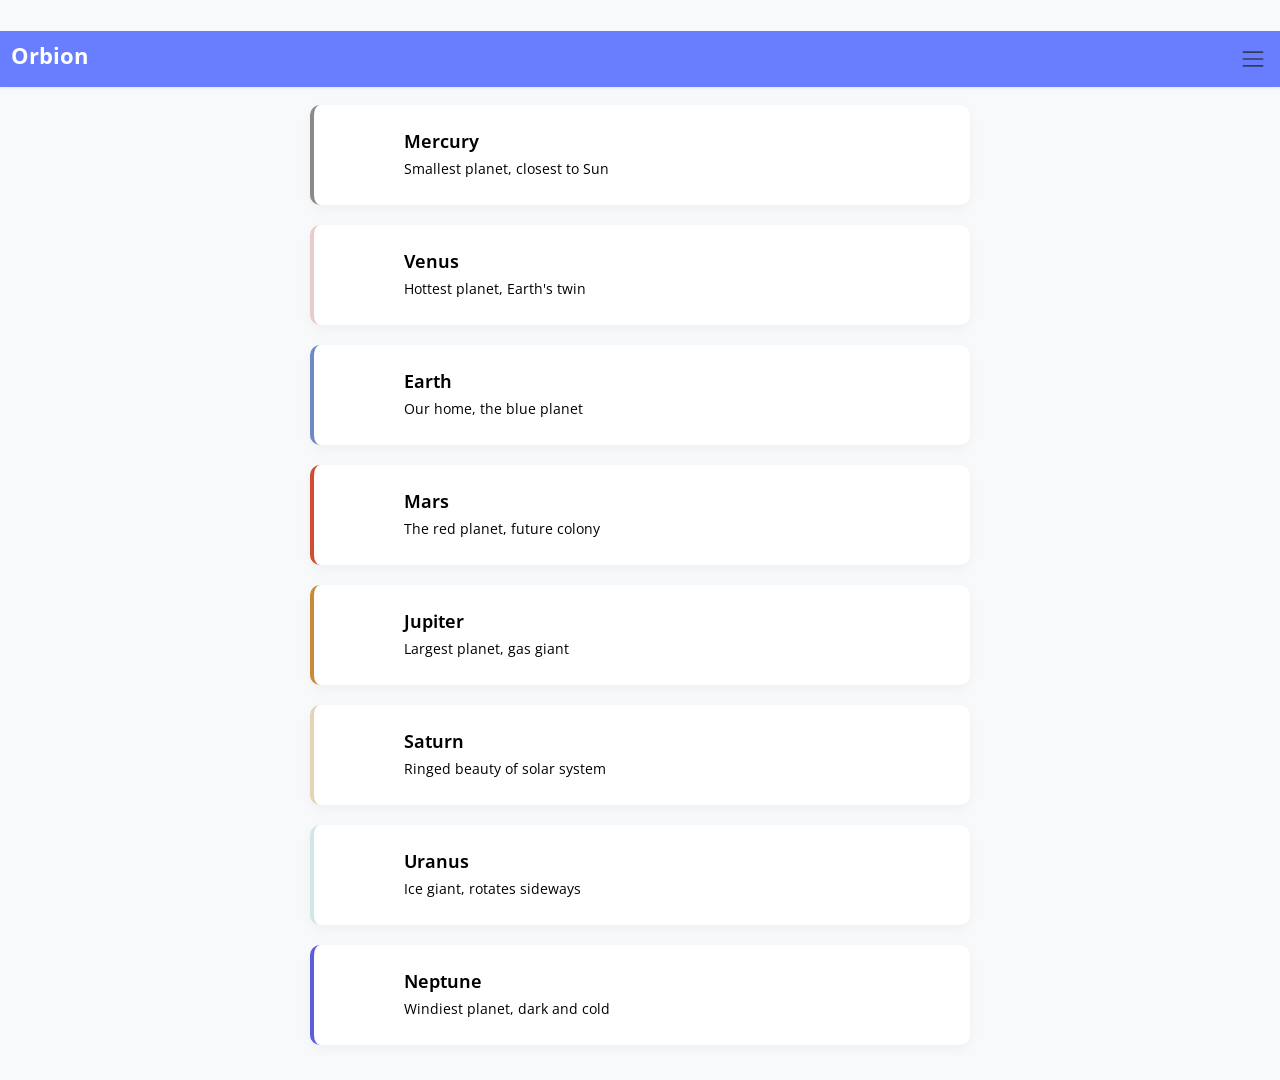
<file: index.html>
<!DOCTYPE html>
<html lang="en">
<head>
    <meta charset="UTF-8">
    <meta name="viewport" content="width=device-width,initial-scale=1,maximum-scale=1,user-scalable=no,shrink-to-fit=no,viewport-fit=cover">

    <title> Obrion - Explore the Solar System </title>
    <meta name="description" content="Obrion is an interactive app to explore the solar system. Learn about all the planets with beautiful visuals and scientific facts.">
    
    <meta name="mobile-web-app-capable" content="yes">
    <meta name="mobile-web-app-title" content="Obrion - Explore the Solar System">
    <meta name="apple-mobile-web-app-capable" content="yes">
    <meta name="apple-mobile-web-app-title" content="Obrion - Explore the Solar System">
    <meta name="application-name" content="Obrion - Explore the Solar System">
    <meta name="msapplication-TileColor" content="#7e57c2">
    <meta name="theme-color" content="#7e57c2">
    <meta name="color-scheme" content="light">
    <meta name="google" content="notranslate">
    
    <!--Font Family-->
    <link href="https://fonts.googleapis.com/css2?family=Open+Sans:ital,wght@0,300..800;1,300..800&display=swap" rel="stylesheet">
    <!-- Bootstrap -->
    <link href="https://cdn.jsdelivr.net/npm/bootstrap@5.3.0/dist/css/bootstrap.min.css" rel="stylesheet">
    <!-- Bootstrap -->
    <link rel="stylesheet" href="https://cdn.jsdelivr.net/npm/bootstrap-icons@1.10.0/font/bootstrap-icons.css">
    
    <style>
        :root {
            --background: #f8f9fa;
            --text-color: #000000;
            --text-secondary: ;
            --accent : #687EFF;
            --bg-card: #ffffff;

            --off-canvas: #f8f9fa;

            --card-radius: 10px;
            --max-width: 660px;
            --shadow: 0 4px 12px rgba(0, 0, 0, 0.04);

            --list-item-bg: #e2e8f0;
            --list-item-hover-bg: #cbd5e1;
            --social-icon-bg: #ffffff;

            --toggle-icon-filter: invert(0) ;
            --close-btn-filter: invert(0);

            --hover: #AFDDFF;

            --mercury: #8A8A8A;
            --venus: #E6CDCB;
            --earth: #6D8BC2;
            --mars: #D14C32;
            --jupiter: #C88B3A;
            --saturn: #E3D4B5;
            --uranus: #D1E7E7;
            --neptune: #5B5DDF;
        }

    @media (prefers-color-scheme: dark) {
            :root {
                
                --background: #3E3F5B;
                --bg-card: #6a6b9c;
                --text-color: #ffffff;
                --text-secondary: #F1EFEC ;
                --accent: #6a6b9c ;

                --off-canvas: #3E3F5B;
        
                --shadow: 0 4px 12px rgba(0, 0, 0, 0.1);

                --list-item-bg: #6c6d9e;
                --list-item-hover-bg: #4a5568;
                --social-icon-bg: #475569;

                --toggle-icon-filter: invert(1);
                --close-btn-filter: invert(1);    

                 --hover: #372f50;
            }
        }

    /***************************************************/
        html {
            scroll-behavior: smooth;
            font-size: 14px;
        }
        * {
            margin: 0;
            padding: 0;
            box-sizing: border-box;
            user-select: none;
            scrollbar-width: none; /* Firefox */
           -ms-overflow-style: none; /* Internet Explorer and Edge */
        } 
        body {
            font-family: "Open Sans", system-ui;
            background: var(--background);
            color: var(--text-color);
            margin: 0;
            padding: 0;
            margin: 0 auto;
        }
       *::-webkit-scrollbar {
           display: none; /* Chrome, Safari, and Opera */
         } 

/********************************************************/
        .navbar {
            background-color: var(--accent);
            color: #ffffff;
        }
        .offcanvas {
            background-color: var(--off-canvas);
        }

        .nav-link {
            color: var(--text-color);
        }

        .navbar-toggler-icon {
            -webkit-filter: var(--toggle-icon-filter);
                    filter: var(--toggle-icon-filter);
            border: none;
        }
        .navbar-toggler {
            border: none;
            padding: 0.2rem;
        }

         .navbar-brand {
            color: #ffffff;
             font-size:22px;
        } 

      /*  .navbar-brand, */ .offcanvas-title {
            color: var(--text-color);
        } 
        
        .btn-close {
            -webkit-filter: var(--close-btn-filter);
                    filter: var(--close-btn-filter);
        }

        .list-group-item {
            border: none;
            padding: 15px;
            font-size: 1rem;
            background: var(--list-item-bg);
            margin-bottom: 10px;
            border-radius: 10px;
            -webkit-transition: background 0.3s ease;
            -o-transition: background 0.3s ease;
            transition: background 0.3s ease;
        }

        .list-group-item a {
            text-decoration: none;
            color: var(--text-color);
            display: -webkit-box;
            display: -ms-flexbox;
            display: flex;
            -webkit-box-pack: justify;
                -ms-flex-pack: justify;
                    justify-content: space-between;
            -webkit-box-align: center;
                -ms-flex-align: center;
                    align-items: center;
        }

         

    /*********************************************************/
    
       .social-icons {
            display: -webkit-box;
            display: -ms-flexbox;
            display: flex;
            -webkit-box-pack: center;
                -ms-flex-pack: center;
                    justify-content: center;
            margin-top: 20px;
            gap: 10px;
        }

        .social-icons a {
            text-decoration: none;
            font-size: 1.2rem;
            color: white;
            width: 35px;
            height: 35px;
            display: -webkit-box;
            display: -ms-flexbox;
            display: flex;
            -webkit-box-pack: center;
                -ms-flex-pack: center;
                    justify-content: center;
            -webkit-box-align: center;
                -ms-flex-align: center;
                    align-items: center;
            border-radius: 50%;
            -webkit-box-shadow: 0 4px 8px rgba(0, 0, 0, 0.1);
                    box-shadow: 0 4px 8px rgba(0, 0, 0, 0.1);
        }

        .follow { color : var(--text-color); }

        .telegram { background: #0088cc; }
        .whatsapp { background: #25d366; }
        .instagram { background: -o-linear-gradient(45deg, #fd5949, #d6249f, #285AEB); 
                     background: linear-gradient(45deg, #fd5949, #d6249f, #285AEB);    }  
/************************************************************/
        .planet-card {
            background: var(--bg-card);
            border-radius: 10px;
            margin: 20px auto;
            overflow: hidden;
            border-left: 4px solid;
            max-width: 660px;
            box-shadow: var(--shadow);
        }

        .planet-link {
            display: flex;
            align-items: center;
            padding: 20px 15px;
            text-decoration: none;
            color: var(--text-color);
        }

        .planet-img {
            width: 60px;
            height: 60px;
            border-radius: 50%;
            margin-right: 15px;
            object-fit: cover;
        }

        .planet-info {
            flex: 1;
        }

        .planet-name {
            font-size: 18px;
            font-weight:650;
            margin: 0;
            color: var(--text-color);
        }

        .planet-desc {
            font-size: 14px;
            margin: 5px 0 0;
            color: var(--text-secondary);
        }

        .planet-arrow {
            color: var(--text-secondary);
            font-size: 18px;
        }

        /* Planet specific colors */
        .mercury { border-color: var(--mercury); }
        .venus { border-color: var(--venus); }
        .earth { border-color: var(--earth); }
        .mars { border-color: var(--mars); }
        .jupiter { border-color: var(--jupiter); }
        .saturn { border-color: var(--saturn); }
        .uranus { border-color: var(--uranus); }
        .neptune { border-color: var(--neptune); }

        .container {
            padding: 15px;
        }

        .menu-btn {
            background: none;
            border: none;
            color: white;
            font-size: 24px;
        }
    /******************************************************/
       .modal-content {
      background: linear-gradient(135deg, #fdfbfb, #ebedee);
      border-radius: 15px;
      box-shadow: 0 10px 25px rgba(0, 0, 0, 0.2);
    }
    .modal-header {
      border-bottom: none;
      background-color: var(--accent) ;
      color: white;
      border-top-left-radius: 15px;
      border-top-right-radius: 15px;
    }
    .modal-body img {
      max-width: 100%;
      height: auto;
      border-radius: 10px;
      margin-bottom: 15px;
      aspect-ratio: 16 / 9;
    }
    .modal-footer {
      border-top: none;
    }
        
    </style>
</head>
<body oncontxtmenu="return false;">

    <!--------------------------------------------------------------------------------------
     ---------------------------------This Is Header Section--------------------------------
     --------------------------------------------------------------------------------------->
    <nav class="navbar navbar-light sticky-top shadow-sm">
        <div class="container-fluid">
            <h2 class="navbar-brand fw-bold" onclick="location.reload(); return false;"> Orbion </h2>
            <button class="navbar-toggler d-block" type="button" data-bs-toggle="offcanvas" data-bs-target="#offcanvasNavbar">
                <span class="navbar-toggler-icon" style="color: var(--icon-color);"></span>
            </button>
            <div class="offcanvas offcanvas-end" id="offcanvasNavbar">
                <div class="offcanvas-header">
                    <h5 class="offcanvas-title"> Orbion </h5>
                    <button type="button" class="btn-close" data-bs-dismiss="offcanvas"></button>
                </div>
                <div class="offcanvas-body">
                    <ul class="list-group">
                      <li class="list-group-item">
                          <a href="privacy-policy.html"><span><i class="bi bi-shield-lock me-2"></i> Privacy Policy </span> <i class="bi bi-chevron-right"></i> </a>
                      </li>
                      <li class="list-group-item">
                          <a href="terms-conditions.html"><span><i class="bi bi-file-earmark-text me-2"></i> Terms of Service </span> <i class="bi bi-chevron-right"> </i></a>
                      </li>
                      <li class="list-group-item">
                          <a href="#"><span><i class="bi bi-question-circle me-2"></i> Help & Support </span> <i class="bi bi-chevron-right"></i> </a>
                     </li>
                      
                  </ul>

                    <!-- Follow Us Section -->
                    <div class="text-center mt-4">
                        <h6 class="follow"> Follow Us On </h6>
                        <div class="social-icons">
                            <a href="#" class="telegram"><i class="bi bi-telegram"></i></a>
                            <a href="#" class="whatsapp"><i class="bi bi-whatsapp"></i></a>
                            <a href="#" class="instagram"><i class="bi bi-instagram"></i></a>
                        </div>
                    </div>
                    
                </div>
            </div>
        </div>
     </nav>

    <!-----------------------------------------------------------------------
    --------------------------------- Main Content --------------------------
    -------------------------------------------------------------------------->
    <div class="container mt-3">
        <!-- Mercury -->
        <div class="planet-card mercury">
            <a href="mercury.html" class="planet-link">
                <img src="mercury.png" alt="Mercury" class="planet-img" loading="lazy" draggable="false">
                <div class="planet-info">
                    <h3 class="planet-name">Mercury</h3>
                    <p class="planet-desc">Smallest planet, closest to Sun</p>
                </div>
                <i class="bi bi-chevron-right planet-arrow"></i>
            </a>
        </div>

        <!-- Venus -->
        <div class="planet-card venus">
            <a href="venus.html" class="planet-link">
                <img src="venus.png" alt="Venus" class="planet-img" loading="lazy" draggable="false">
                <div class="planet-info">
                    <h3 class="planet-name">Venus</h3>
                    <p class="planet-desc">Hottest planet, Earth's twin</p>
                </div>
                <i class="bi bi-chevron-right planet-arrow"></i>
            </a>
        </div>

        <!-- Earth -->
        <div class="planet-card earth">
            <a href="earth.html" class="planet-link">
                <img src="earth.png" alt="Earth" class="planet-img" loading="lazy" draggable="false">
                <div class="planet-info">
                    <h3 class="planet-name">Earth</h3>
                    <p class="planet-desc">Our home, the blue planet</p>
                </div>
                <i class="bi bi-chevron-right planet-arrow"></i>
            </a>
        </div>

        <!-- Mars -->
        <div class="planet-card mars">
            <a href="mars.html" class="planet-link">
                <img src="mars.png" alt="Mars" class="planet-img" loading="lazy" draggable="false">
                <div class="planet-info">
                    <h3 class="planet-name">Mars</h3>
                    <p class="planet-desc">The red planet, future colony</p>
                </div>
                <i class="bi bi-chevron-right planet-arrow"></i>
            </a>
        </div>

        <!-- Jupiter -->
        <div class="planet-card jupiter">
            <a href="jupiter.html" class="planet-link">
                <img src="jupiter.png" alt="Jupiter" class="planet-img" loading="lazy" draggable="false">
                <div class="planet-info">
                    <h3 class="planet-name">Jupiter</h3>
                    <p class="planet-desc">Largest planet, gas giant</p>
                </div>
                <i class="bi bi-chevron-right planet-arrow"></i>
            </a>
        </div>

        <!-- Saturn -->
        <div class="planet-card saturn">
            <a href="saturn.html" class="planet-link">
                <img src="saturn.png" alt="Saturn" class="planet-img" loading="lazy" draggable="false">
                <div class="planet-info">
                    <h3 class="planet-name">Saturn</h3>
                    <p class="planet-desc">Ringed beauty of solar system</p>
                </div>
                <i class="bi bi-chevron-right planet-arrow"></i>
            </a>
        </div>

        <!-- Uranus -->
        <div class="planet-card uranus">
            <a href="uranus.html" class="planet-link">
                <img src="uranus.png" alt="Uranus" class="planet-img" loading="lazy" draggable="false">
                <div class="planet-info">
                    <h3 class="planet-name">Uranus</h3>
                    <p class="planet-desc">Ice giant, rotates sideways</p>
                </div>
                <i class="bi bi-chevron-right planet-arrow"></i>
            </a>
        </div>

        <!-- Neptune -->
        <div class="planet-card neptune">
            <a href="neptune.html" class="planet-link">
                <img src="neptune.png" alt="Neptune" class="planet-img" loading="lazy" draggable="false">
                <div class="planet-info">
                    <h3 class="planet-name">Neptune</h3>
                    <p class="planet-desc">Windiest planet, dark and cold</p>
                </div>
                <i class="bi bi-chevron-right planet-arrow"></i>
            </a>
        </div>
    </div>


    <!-- Modal -->
<div class="modal fade" id="pagePopup" data-bs-backdrop="static" data-bs-keyboard="false" tabindex="-1" aria-labelledby="popupLabel" aria-hidden="true">
  <div class="modal-dialog modal-dialog-centered">
    <div class="modal-content">
      <div class="modal-header">
        <h5 class="modal-title" id="popupLabel"> 🌌 Did You Know? </h5>
        <button type="button" class="btn-close btn-close-white" data-bs-dismiss="modal" aria-label="Close"></button>
      </div>
      <div class="modal-body text-center">
        <!--<img src="https://picsum.photos/400/200" alt="Popup Image" loading="lazy" draggable="false">-->
        <p>
             🪐 Saturn could float in water <br>
             Because it’s mostly made of gas, it’s less dense than water!</p>
      </div>
      <div class="modal-footer justify-content-center">
        <button type="button" class="btn btn-secondary px-4" data-bs-dismiss="modal">Close</button>
      </div>
    </div>
  </div>
</div>

    

    <script src="https://cdn.jsdelivr.net/npm/bootstrap@5.3.0/dist/js/bootstrap.bundle.min.js"></script>
    <script src="version-check.js"> </script>

    <script>
  // Customize delay time here (in milliseconds)
  const delayTime = 0000; // 3000 = 3 seconds

  window.addEventListener('load', function () {
    setTimeout(() => {
      const popup = new bootstrap.Modal(document.getElementById('pagePopup'));
      popup.show();
    }, delayTime);
  });
</script>
    
</body>
</html>
</file>
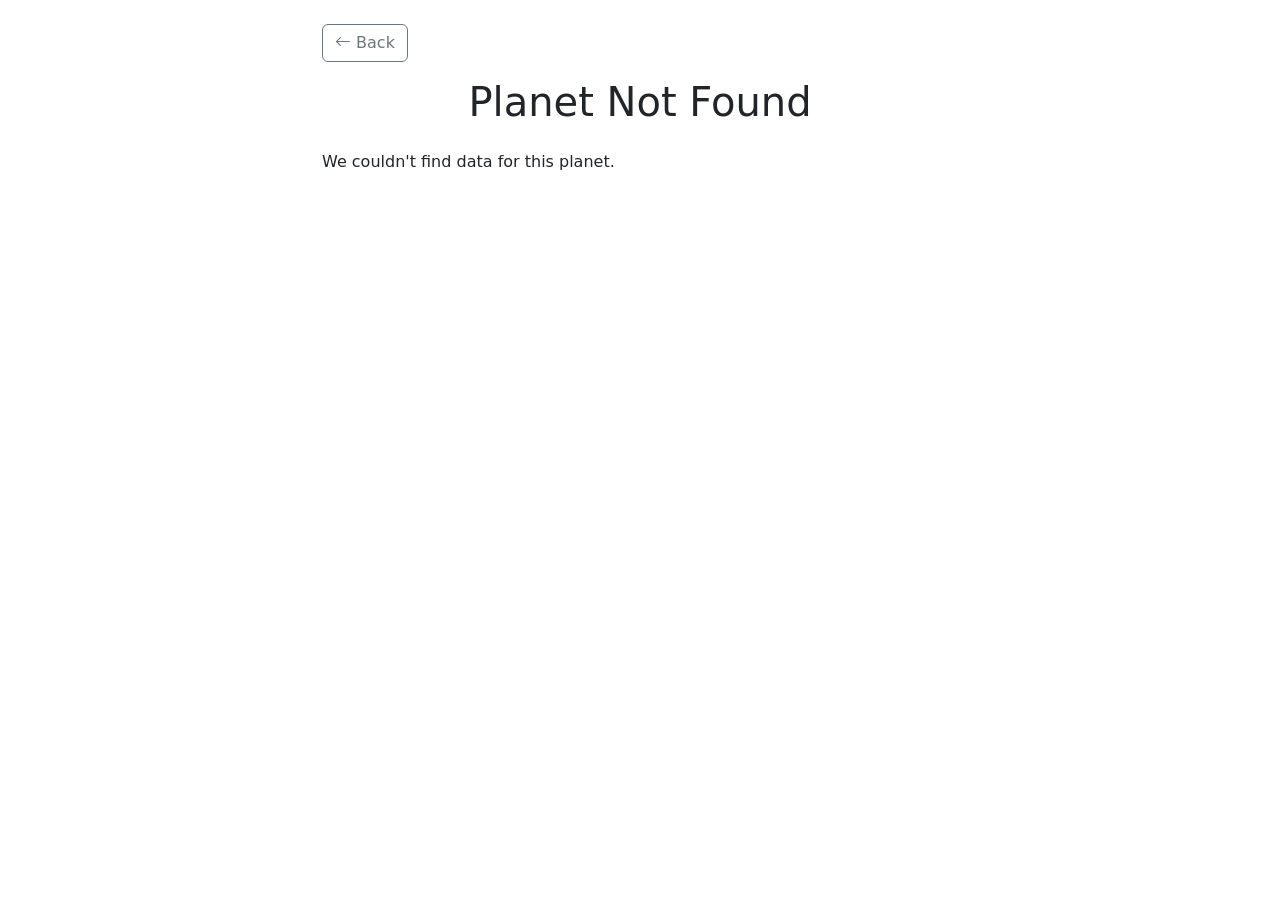
<file: planet.html>
<!DOCTYPE html>
<html lang="en">
<head>
  <meta charset="UTF-8" />
  <meta name="viewport" content="width=device-width, initial-scale=1.0"/>
  <title>Planet Details</title>
  <link href="https://cdn.jsdelivr.net/npm/bootstrap@5.3.0/dist/css/bootstrap.min.css" rel="stylesheet"/>
  <link href="https://cdn.jsdelivr.net/npm/bootstrap-icons/font/bootstrap-icons.css" rel="stylesheet"/>
  <style>
    .container {
      max-width: 660px;
    }
    section {
      margin-bottom: 2rem;
    }
  </style>
</head>
<body oncontextmenu="return false">
  <div class="container py-4">
    <a href="index.html" class="btn btn-outline-secondary mb-3"><i class="bi bi-arrow-left"></i> Back</a>
    <h1 id="planet-title" class="mb-4 text-center"></h1>

    <div id="planet-content">
      <!-- Content will be dynamically inserted here -->
    </div>
  </div>

  <script>
    const data = {
      Mercury: {
        title: "Mercury",
        sections: [
          { heading: "Overview", content: "Mercury is the closest planet to the Sun and the smallest in the Solar System." },
          { heading: "Surface", content: "It has a rocky surface covered with craters, much like Earth's Moon." },
          { heading: "Temperature", content: "Extremely hot during the day and freezing at night due to lack of atmosphere." }
        ]
      },
      Venus: {
        title: "Venus",
        sections: [
          { heading: "Overview", content: "Venus is the second planet from the Sun and similar in size to Earth." },
          { heading: "Atmosphere", content: "It has a thick, toxic atmosphere mainly of carbon dioxide, with clouds of sulfuric acid." },
          { heading: "Temperature", content: "It's the hottest planet due to a runaway greenhouse effect." }
        ]
      },
      Earth: {
        title: "Earth",
        sections: [
          { heading: "Overview", content: "Earth is the third planet from the Sun and the only known one with life." },
          { heading: "Water", content: "Over 70% of Earth's surface is covered in water." },
          { heading: "Atmosphere", content: "Supports life with oxygen, nitrogen, and a protective ozone layer." }
        ]
      },
      Mars: {
        title: "Mars",
        sections: [
          { heading: "Overview", content: "Mars is known as the Red Planet and is the fourth planet from the Sun." },
          { heading: "Moons", content: "Mars has two small moons: Phobos and Deimos." },
          { heading: "Exploration", content: "NASA and other agencies have sent multiple rovers to explore Mars' surface." }
        ]
      }
    };

    const params = new URLSearchParams(window.location.search);
    const planet = params.get('name');

    if (planet && data[planet]) {
      document.getElementById("planet-title").textContent = data[planet].title;

      let contentHTML = '';
      data[planet].sections.forEach(section => {
        contentHTML += `
          <section>
            <h4>${section.heading}</h4>
            <p>${section.content}</p>
          </section>
        `;
      });

      document.getElementById("planet-content").innerHTML = contentHTML;
    } else {
      document.getElementById("planet-title").textContent = "Planet Not Found";
      document.getElementById("planet-content").innerHTML = "<p>We couldn't find data for this planet.</p>";
    }
  </script>
</body>
</html>
</file>
